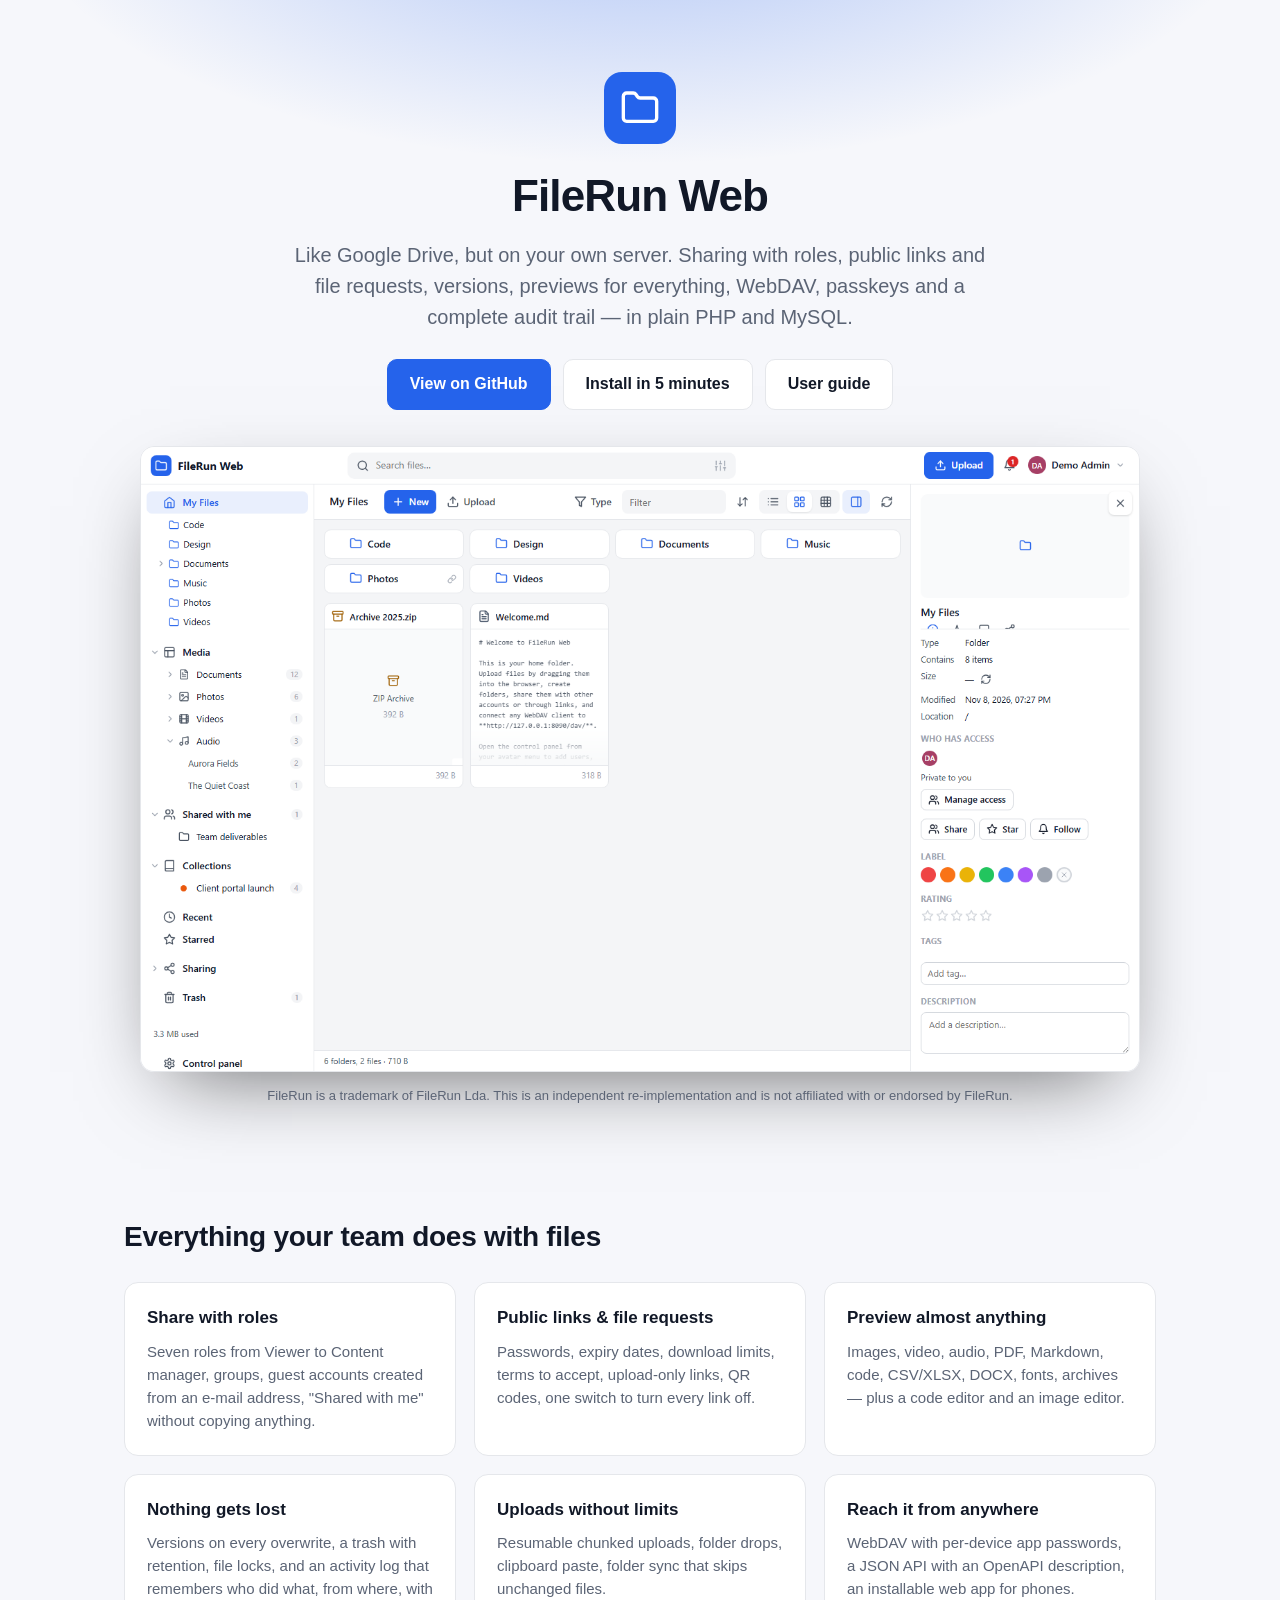
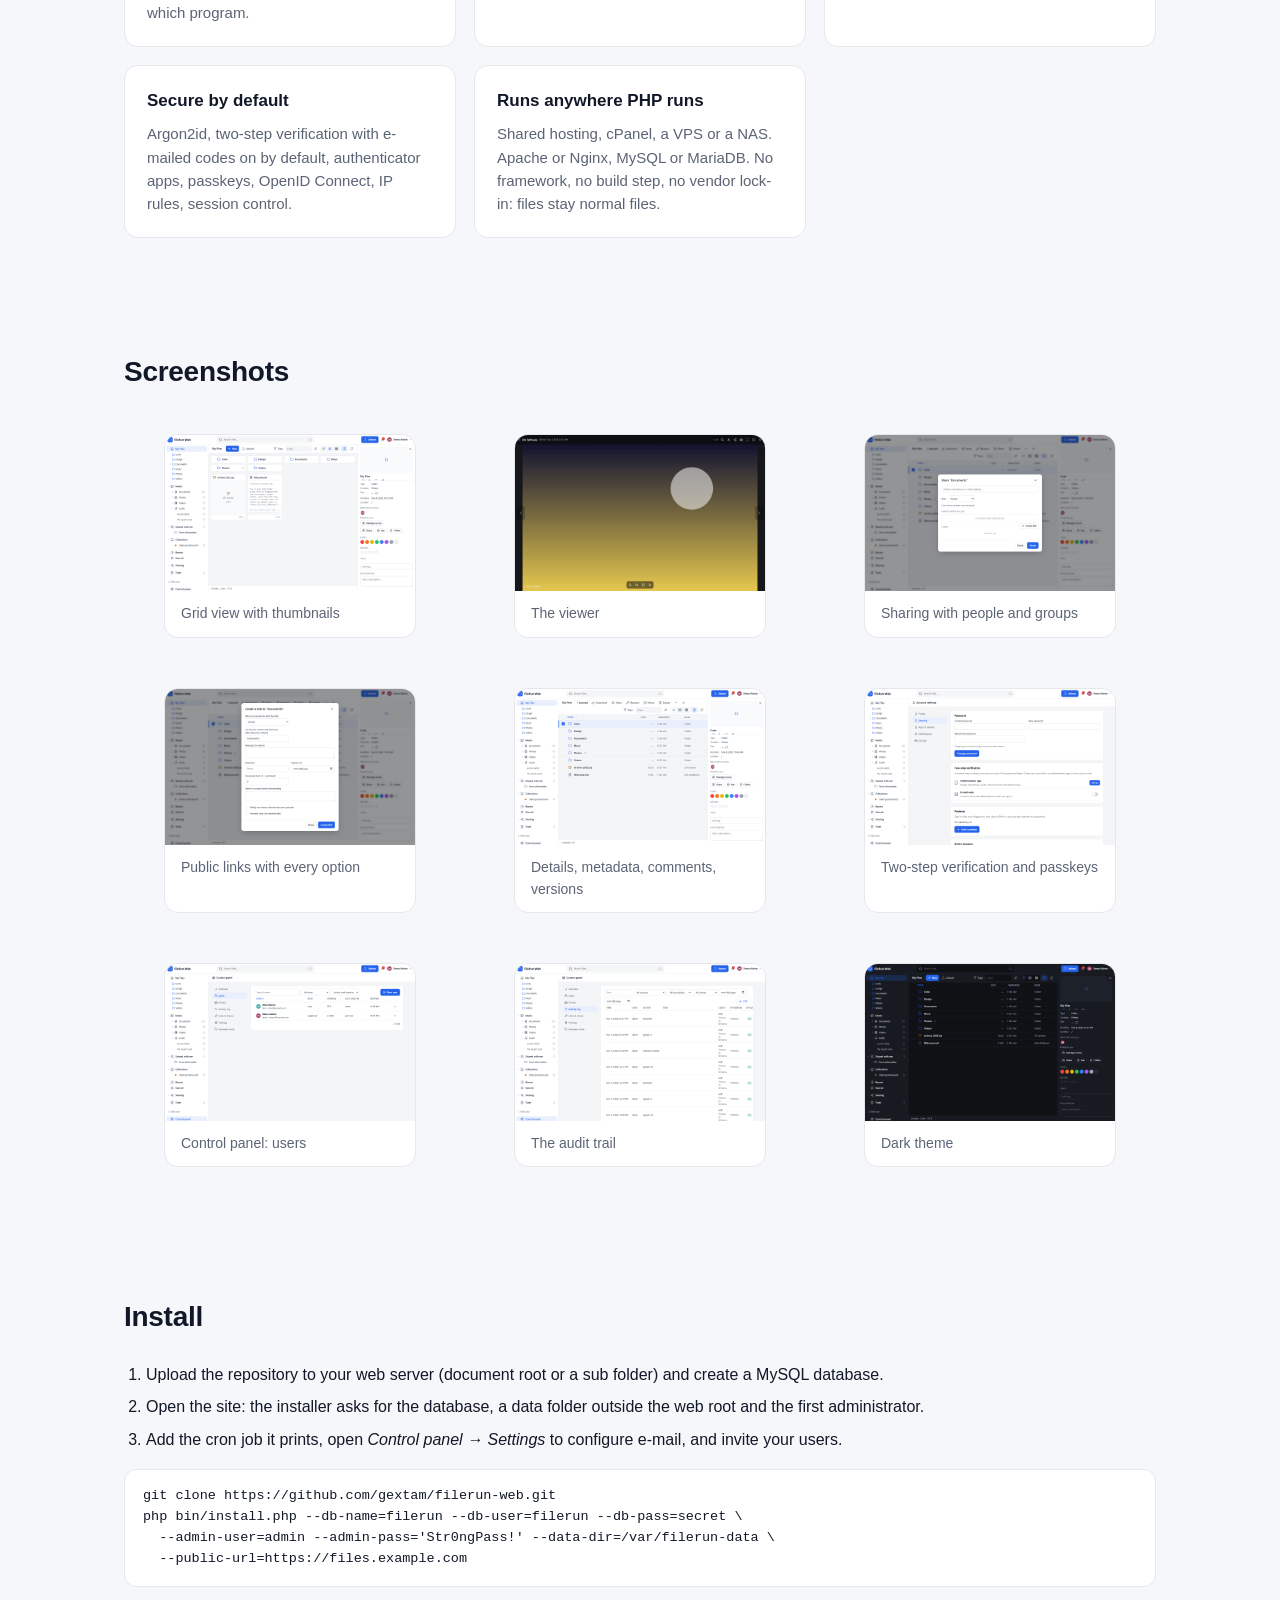
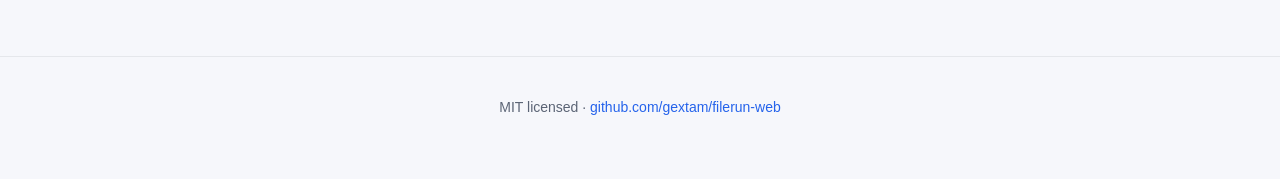
<file: docs/index.html>
<!doctype html>
<html lang="en">
<head>
<meta charset="utf-8">
<meta name="viewport" content="width=device-width, initial-scale=1">
<title>FileRun Web – self-hosted file sharing in plain PHP</title>
<meta name="description" content="FileRun Web is a self-hosted file sharing application: previews, versions, sharing with roles, public links, WebDAV, passkeys, audit log. Plain PHP + MySQL, no build step.">
<meta property="og:title" content="FileRun Web – self-hosted file sharing">
<meta property="og:description" content="Your files, on your own server. Sharing, links, versions, previews, WebDAV and a full audit trail.">
<meta property="og:image" content="https://gextam.github.io/filerun-web/screenshots/02-files-list.png">
<link rel="icon" href="data:image/svg+xml,%3Csvg xmlns='http://www.w3.org/2000/svg' viewBox='0 0 64 64'%3E%3Crect width='64' height='64' rx='14' fill='%232563eb'/%3E%3Cpath d='M14 22a4 4 0 0 1 4-4h10l5 5h17a4 4 0 0 1 4 4v19a4 4 0 0 1-4 4H18a4 4 0 0 1-4-4z' fill='%23fff'/%3E%3C/svg%3E">
<style>
  :root { --accent: #2563eb; --bg: #0b1020; --panel: #121a2e; --text: #e6e9f2; --muted: #9aa3b8; --border: #223050; }
  @media (prefers-color-scheme: light) { :root { --bg: #f6f7fb; --panel: #ffffff; --text: #111827; --muted: #5b6475; --border: #e5e7eb; } }
  * { box-sizing: border-box; }
  body { margin: 0; font-family: -apple-system, "Segoe UI", Roboto, Inter, Helvetica, Arial, sans-serif; background: var(--bg); color: var(--text); line-height: 1.55; }
  a { color: var(--accent); text-decoration: none; } a:hover { text-decoration: underline; }
  .wrap { max-width: 1080px; margin: 0 auto; padding: 0 24px; }
  header { padding: 72px 0 40px; text-align: center; background: radial-gradient(900px 400px at 50% -10%, color-mix(in srgb, var(--accent) 35%, transparent), transparent 70%); }
  .logo { width: 72px; height: 72px; border-radius: 18px; background: var(--accent); display: inline-flex; align-items: center; justify-content: center; margin-bottom: 18px; }
  h1 { font-size: 44px; margin: 0 0 10px; letter-spacing: -.02em; }
  .tag { font-size: 20px; color: var(--muted); max-width: 720px; margin: 0 auto 26px; }
  .cta { display: inline-flex; gap: 12px; flex-wrap: wrap; justify-content: center; }
  .btn { display: inline-block; padding: 12px 22px; border-radius: 10px; font-weight: 600; border: 1px solid var(--border); background: var(--panel); color: var(--text); }
  .btn.primary { background: var(--accent); color: #fff; border-color: var(--accent); }
  .hero { margin: 36px auto 0; max-width: 1000px; border-radius: 14px; overflow: hidden; border: 1px solid var(--border); box-shadow: 0 30px 80px -30px rgba(0,0,0,.6); }
  .hero img { width: 100%; display: block; }
  .note { font-size: 13px; color: var(--muted); margin-top: 14px; }
  section { padding: 56px 0; }
  h2 { font-size: 28px; margin: 0 0 24px; letter-spacing: -.01em; }
  .grid { display: grid; grid-template-columns: repeat(auto-fit, minmax(260px, 1fr)); gap: 18px; }
  .card { background: var(--panel); border: 1px solid var(--border); border-radius: 14px; padding: 22px; }
  .card h3 { margin: 0 0 8px; font-size: 17px; }
  .card p { margin: 0; color: var(--muted); font-size: 15px; }
  .shots { display: grid; grid-template-columns: repeat(auto-fit, minmax(300px, 1fr)); gap: 18px; }
  .shot { background: var(--panel); border: 1px solid var(--border); border-radius: 14px; overflow: hidden; }
  .shot img { width: 100%; display: block; aspect-ratio: 16/10; object-fit: cover; object-position: top; }
  .shot figcaption { padding: 12px 16px; font-size: 14px; color: var(--muted); }
  pre { background: var(--panel); border: 1px solid var(--border); border-radius: 12px; padding: 16px 18px; overflow: auto; font-size: 13.5px; }
  ol { padding-left: 22px; } ol li { margin: 8px 0; }
  footer { padding: 40px 0 60px; color: var(--muted); font-size: 14px; text-align: center; border-top: 1px solid var(--border); }
</style>
</head>
<body>
<header>
  <div class="wrap">
    <div class="logo"><svg width="40" height="40" viewBox="0 0 24 24" fill="none" stroke="#fff" stroke-width="2" stroke-linecap="round" stroke-linejoin="round"><path d="M20 20a2 2 0 0 0 2-2V8a2 2 0 0 0-2-2h-7.9a2 2 0 0 1-1.69-.9L9.6 3.9A2 2 0 0 0 7.93 3H4a2 2 0 0 0-2 2v13a2 2 0 0 0 2 2Z"/></svg></div>
    <h1>FileRun Web</h1>
    <p class="tag">Like Google Drive, but on your own server. Sharing with roles, public links and file requests, versions, previews for everything, WebDAV, passkeys and a complete audit trail — in plain PHP and MySQL.</p>
    <div class="cta">
      <a class="btn primary" href="https://github.com/gextam/filerun-web">View on GitHub</a>
      <a class="btn" href="https://github.com/gextam/filerun-web#-installation">Install in 5 minutes</a>
      <a class="btn" href="https://github.com/gextam/filerun-web#-user-guide">User guide</a>
    </div>
    <figure class="hero"><img src="screenshots/02-files-list.png" alt="FileRun Web file browser"></figure>
    <p class="note">FileRun is a trademark of FileRun Lda. This is an independent re-implementation and is not affiliated with or endorsed by FileRun.</p>
  </div>
</header>

<section>
  <div class="wrap">
    <h2>Everything your team does with files</h2>
    <div class="grid">
      <div class="card"><h3>Share with roles</h3><p>Seven roles from Viewer to Content manager, groups, guest accounts created from an e-mail address, "Shared with me" without copying anything.</p></div>
      <div class="card"><h3>Public links &amp; file requests</h3><p>Passwords, expiry dates, download limits, terms to accept, upload-only links, QR codes, one switch to turn every link off.</p></div>
      <div class="card"><h3>Preview almost anything</h3><p>Images, video, audio, PDF, Markdown, code, CSV/XLSX, DOCX, fonts, archives — plus a code editor and an image editor.</p></div>
      <div class="card"><h3>Nothing gets lost</h3><p>Versions on every overwrite, a trash with retention, file locks, and an activity log that remembers who did what, from where, with which program.</p></div>
      <div class="card"><h3>Uploads without limits</h3><p>Resumable chunked uploads, folder drops, clipboard paste, folder sync that skips unchanged files.</p></div>
      <div class="card"><h3>Reach it from anywhere</h3><p>WebDAV with per-device app passwords, a JSON API with an OpenAPI description, an installable web app for phones.</p></div>
      <div class="card"><h3>Secure by default</h3><p>Argon2id, two-step verification with e-mailed codes on by default, authenticator apps, passkeys, OpenID Connect, IP rules, session control.</p></div>
      <div class="card"><h3>Runs anywhere PHP runs</h3><p>Shared hosting, cPanel, a VPS or a NAS. Apache or Nginx, MySQL or MariaDB. No framework, no build step, no vendor lock-in: files stay normal files.</p></div>
    </div>
  </div>
</section>

<section>
  <div class="wrap">
    <h2>Screenshots</h2>
    <div class="shots">
      <figure class="shot"><img src="screenshots/03-files-grid.png" alt="Grid view"><figcaption>Grid view with thumbnails</figcaption></figure>
      <figure class="shot"><img src="screenshots/06-preview.png" alt="Viewer"><figcaption>The viewer</figcaption></figure>
      <figure class="shot"><img src="screenshots/07-share-dialog.png" alt="Share dialog"><figcaption>Sharing with people and groups</figcaption></figure>
      <figure class="shot"><img src="screenshots/08-link-dialog.png" alt="Link dialog"><figcaption>Public links with every option</figcaption></figure>
      <figure class="shot"><img src="screenshots/05-details-panel.png" alt="Details panel"><figcaption>Details, metadata, comments, versions</figcaption></figure>
      <figure class="shot"><img src="screenshots/11-account-security.png" alt="Security settings"><figcaption>Two-step verification and passkeys</figcaption></figure>
      <figure class="shot"><img src="screenshots/14-admin-users.png" alt="User management"><figcaption>Control panel: users</figcaption></figure>
      <figure class="shot"><img src="screenshots/16-admin-activity.png" alt="Activity log"><figcaption>The audit trail</figcaption></figure>
      <figure class="shot"><img src="screenshots/17-dark-mode.png" alt="Dark mode"><figcaption>Dark theme</figcaption></figure>
    </div>
  </div>
</section>

<section>
  <div class="wrap">
    <h2>Install</h2>
    <ol>
      <li>Upload the repository to your web server (document root or a sub folder) and create a MySQL database.</li>
      <li>Open the site: the installer asks for the database, a data folder outside the web root and the first administrator.</li>
      <li>Add the cron job it prints, open <em>Control panel → Settings</em> to configure e-mail, and invite your users.</li>
    </ol>
<pre>git clone https://github.com/gextam/filerun-web.git
php bin/install.php --db-name=filerun --db-user=filerun --db-pass=secret \
  --admin-user=admin --admin-pass='Str0ngPass!' --data-dir=/var/filerun-data \
  --public-url=https://files.example.com</pre>
  </div>
</section>

<footer>
  <div class="wrap">MIT licensed · <a href="https://github.com/gextam/filerun-web">github.com/gextam/filerun-web</a></div>
</footer>
</body>
</html>
</file>
